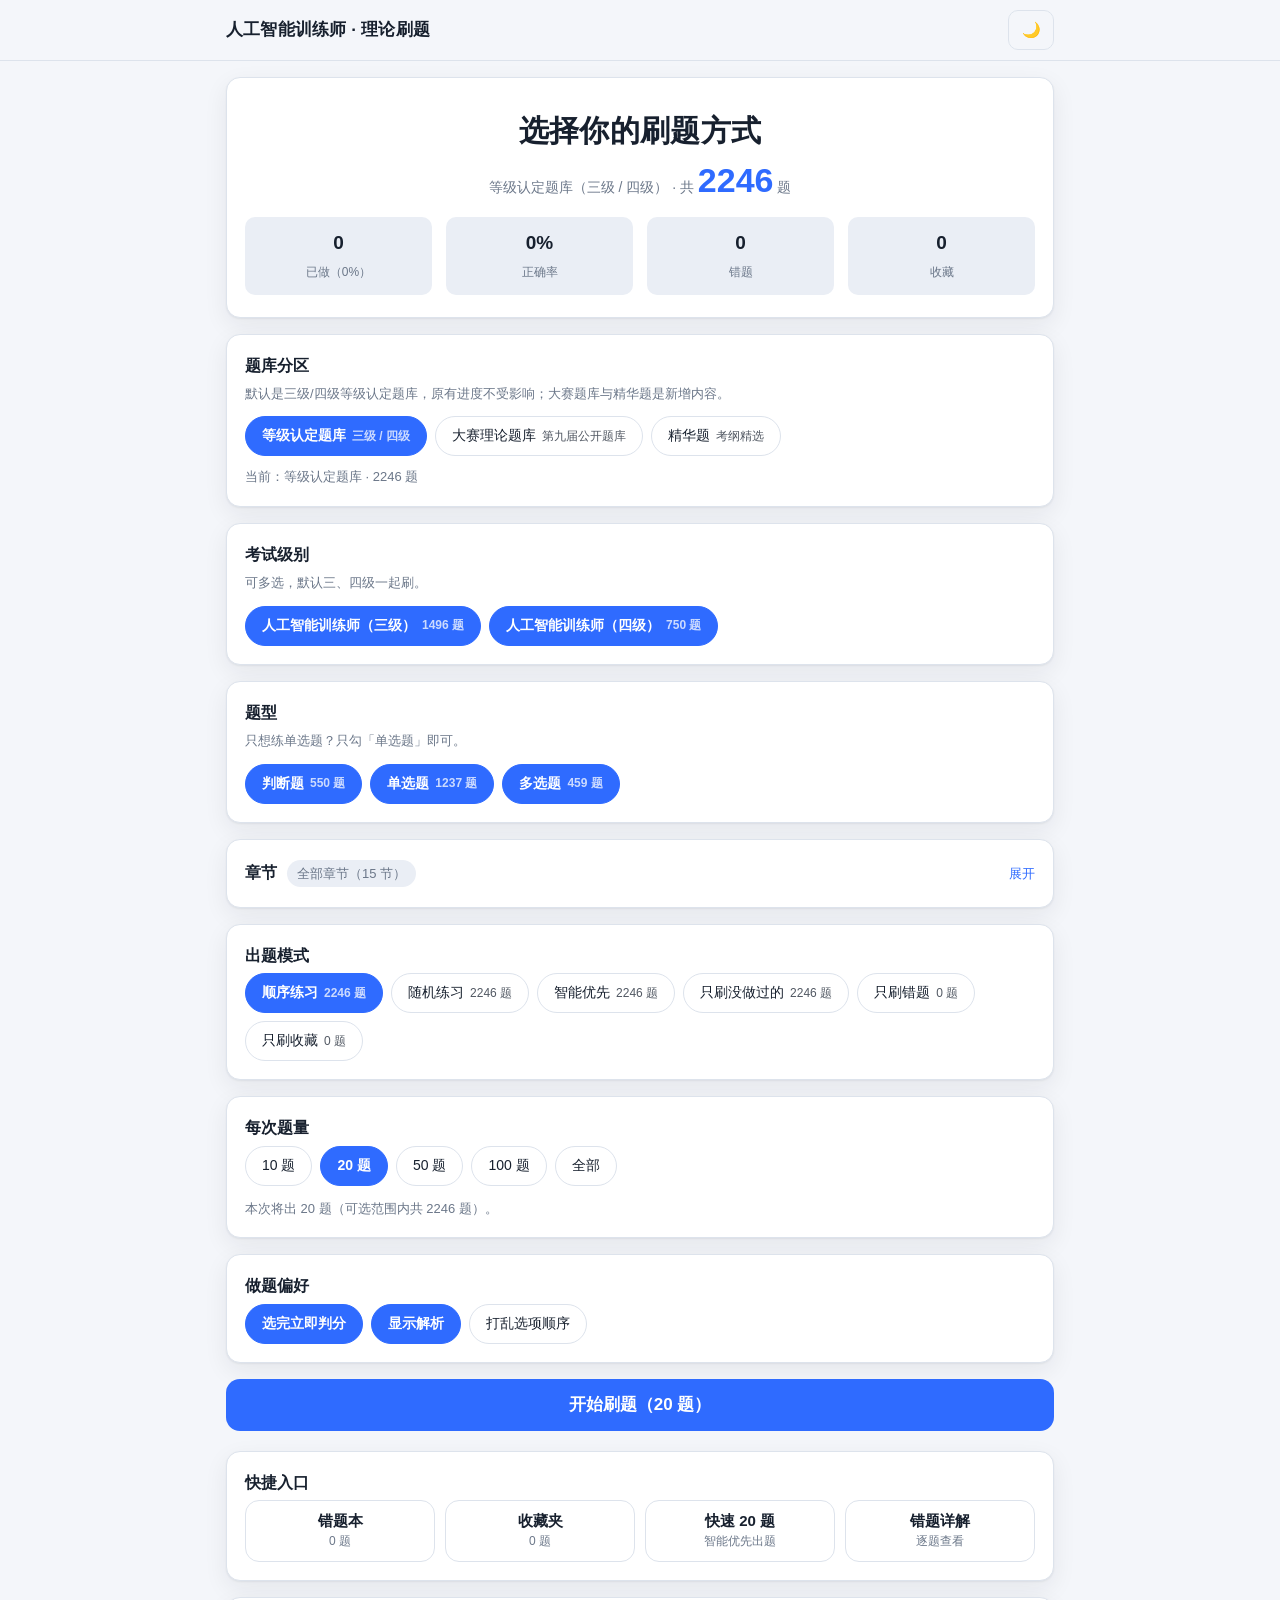
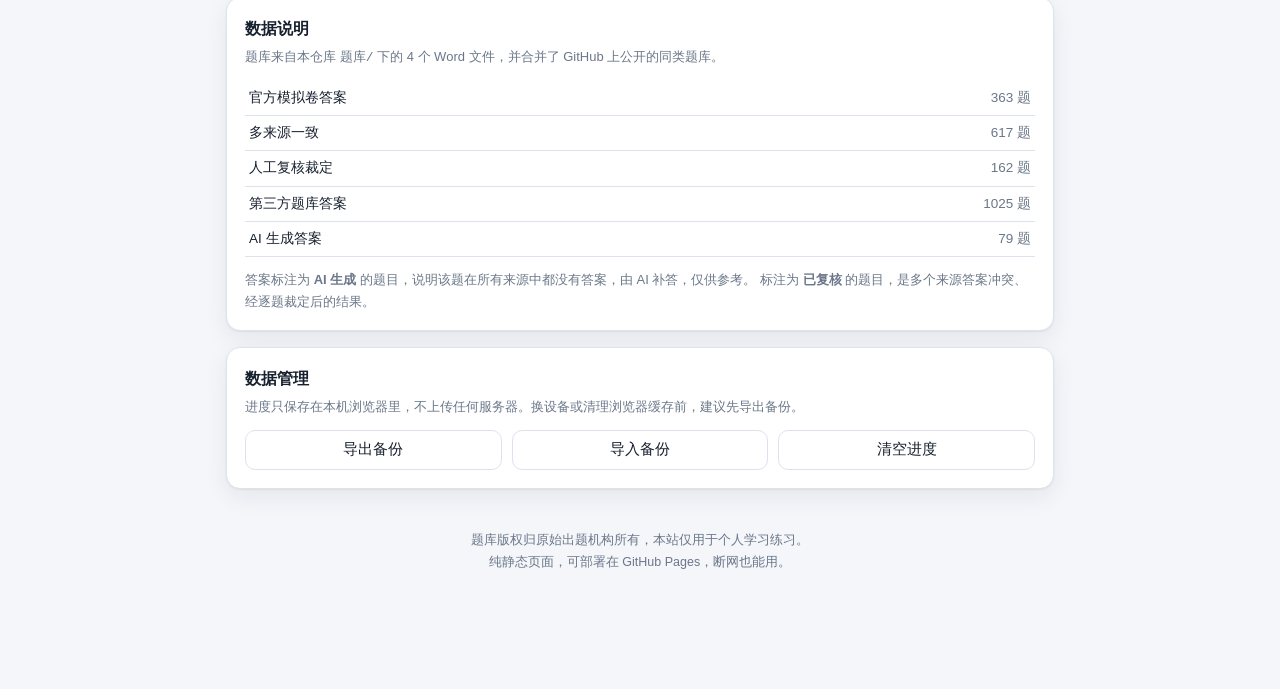
<file: index.html>
<!DOCTYPE html>
<html lang="zh-CN" data-theme="light">
<head>
<meta charset="utf-8">
<meta name="viewport" content="width=device-width, initial-scale=1, viewport-fit=cover">
<meta name="color-scheme" content="light dark">
<meta name="description" content="人工智能训练师（三级/四级）理论知识刷题，支持随机/顺序/错题/收藏/按题型练习，免登录、可离线。">
<title>人工智能训练师 理论刷题</title>
<link rel="icon" href="data:image/svg+xml,<svg xmlns='http://www.w3.org/2000/svg' viewBox='0 0 100 100'><text y='.9em' font-size='90'>🧠</text></svg>">
<link rel="stylesheet" href="assets/css/style.css">
</head>
<body>

<header class="topbar">
  <div class="topbar-inner">
    <h1>人工智能训练师 · 理论刷题</h1>
    <span class="spacer"></span>
    <button class="icon-btn ghost" data-theme-toggle title="切换深色模式">🌙</button>
  </div>
</header>

<div class="wrap">

  <section class="card hero">
    <h1>选择你的刷题方式</h1>
    <p><span id="setTitle">三级 + 四级 理论知识</span> · 共 <span class="big" id="totalNum">—</span> 题</p>
    <div class="stat-row" id="statRow">
      <div class="stat"><b>—</b><span>已做</span></div>
      <div class="stat"><b>—</b><span>正确率</span></div>
      <div class="stat"><b>—</b><span>错题</span></div>
      <div class="stat"><b>—</b><span>收藏</span></div>
    </div>
  </section>

  <section class="card">
    <h2>题库分区</h2>
    <p class="hint">默认是三级/四级等级认定题库，原有进度不受影响；大赛题库与精华题是新增内容。</p>
    <div class="chips" id="setChips"></div>
    <p class="hint" id="setHint" style="margin:10px 0 0"></p>
  </section>

  <div class="card" id="resumeCard" hidden>
    <div class="btn-row">
      <button class="icon-btn" id="resumeBtn" style="flex:2">继续上次练习</button>
      <button class="icon-btn ghost" id="dropResumeBtn">放弃</button>
    </div>
    <p class="hint" id="resumeHint" style="margin:10px 0 0"></p>
  </div>

  <section class="card">
    <h2>考试级别</h2>
    <p class="hint">可多选，默认三、四级一起刷。</p>
    <div class="chips" id="levelChips"></div>
  </section>

  <section class="card">
    <h2>题型</h2>
    <p class="hint">只想练单选题？只勾「单选题」即可。</p>
    <div class="chips" id="typeChips"></div>
  </section>

  <section class="card">
    <details id="secDetails">
      <summary>
        <span class="sum-title">章节</span>
        <span class="sum-state" id="secState">全部章节</span>
      </summary>
      <p class="hint" style="margin-top:12px">按官方《认定要素细目表》划分，点章名可整章选中/取消。</p>
      <div class="chips" id="secActions" style="margin-bottom:14px">
        <button class="icon-btn" id="secAll">全选</button>
        <button class="icon-btn" id="secNone">清空</button>
      </div>
      <div id="secGroups"></div>
    </details>
  </section>

  <section class="card">
    <h2>出题模式</h2>
    <div class="chips" id="modeChips"></div>
  </section>

  <section class="card">
    <h2>每次题量</h2>
    <div class="chips" id="countChips"></div>
    <p class="hint" id="poolHint" style="margin:12px 0 0"></p>
  </section>

  <section class="card">
    <h2>做题偏好</h2>
    <div class="field" style="margin-bottom:0">
      <div class="chips" id="prefChips">
        <button class="chip" data-pref="instant" aria-pressed="true">选完立即判分</button>
        <button class="chip" data-pref="showExp" aria-pressed="true">显示解析</button>
        <button class="chip" data-pref="shuffleOpts" aria-pressed="false">打乱选项顺序</button>
      </div>
    </div>
  </section>

  <button class="btn-primary" id="startBtn" disabled>开始刷题</button>

  <section class="card" style="margin-top:20px">
    <h2>快捷入口</h2>
    <div class="quick">
      <button data-go="practice.html?mode=wrong"><b>错题本</b><span id="qWrong">—</span></button>
      <button data-go="practice.html?mode=fav"><b>收藏夹</b><span id="qFav">—</span></button>
      <button data-go="practice.html?mode=weak&amp;count=20"><b>快速 20 题</b><span>智能优先出题</span></button>
      <button data-go="wrong.html"><b>错题详解</b><span>逐题查看</span></button>
    </div>
  </section>

  <section class="card">
    <h2>数据说明</h2>
    <p class="hint">题库来自本仓库 <code>题库/</code> 下的 4 个 Word 文件，并合并了 GitHub 上公开的同类题库。</p>
    <table class="src-table" id="srcTable"></table>
    <p class="hint" style="margin:12px 0 0">
      答案标注为 <b>AI 生成</b> 的题目，说明该题在所有来源中都没有答案，由 AI 补答，仅供参考。
      标注为 <b>已复核</b> 的题目，是多个来源答案冲突、经逐题裁定后的结果。
    </p>
  </section>

  <section class="card">
    <h2>数据管理</h2>
    <p class="hint">进度只保存在本机浏览器里，不上传任何服务器。换设备或清理浏览器缓存前，建议先导出备份。</p>
    <div class="btn-row">
      <button class="icon-btn" id="exportBtn">导出备份</button>
      <button class="icon-btn" id="importBtn">导入备份</button>
      <button class="icon-btn" id="resetBtn">清空进度</button>
    </div>
    <input type="file" id="importFile" accept="application/json,.json" hidden>
  </section>

  <p class="foot-note">
    题库版权归原始出题机构所有，本站仅用于个人学习练习。<br>
    纯静态页面，可部署在 GitHub Pages，断网也能用。
  </p>

</div>

<script src="assets/js/store.js"></script>
<script src="assets/js/ui.js"></script>
<script src="assets/js/bank.js"></script>
<script src="assets/js/home.js"></script>
</body>
</html>
</file>
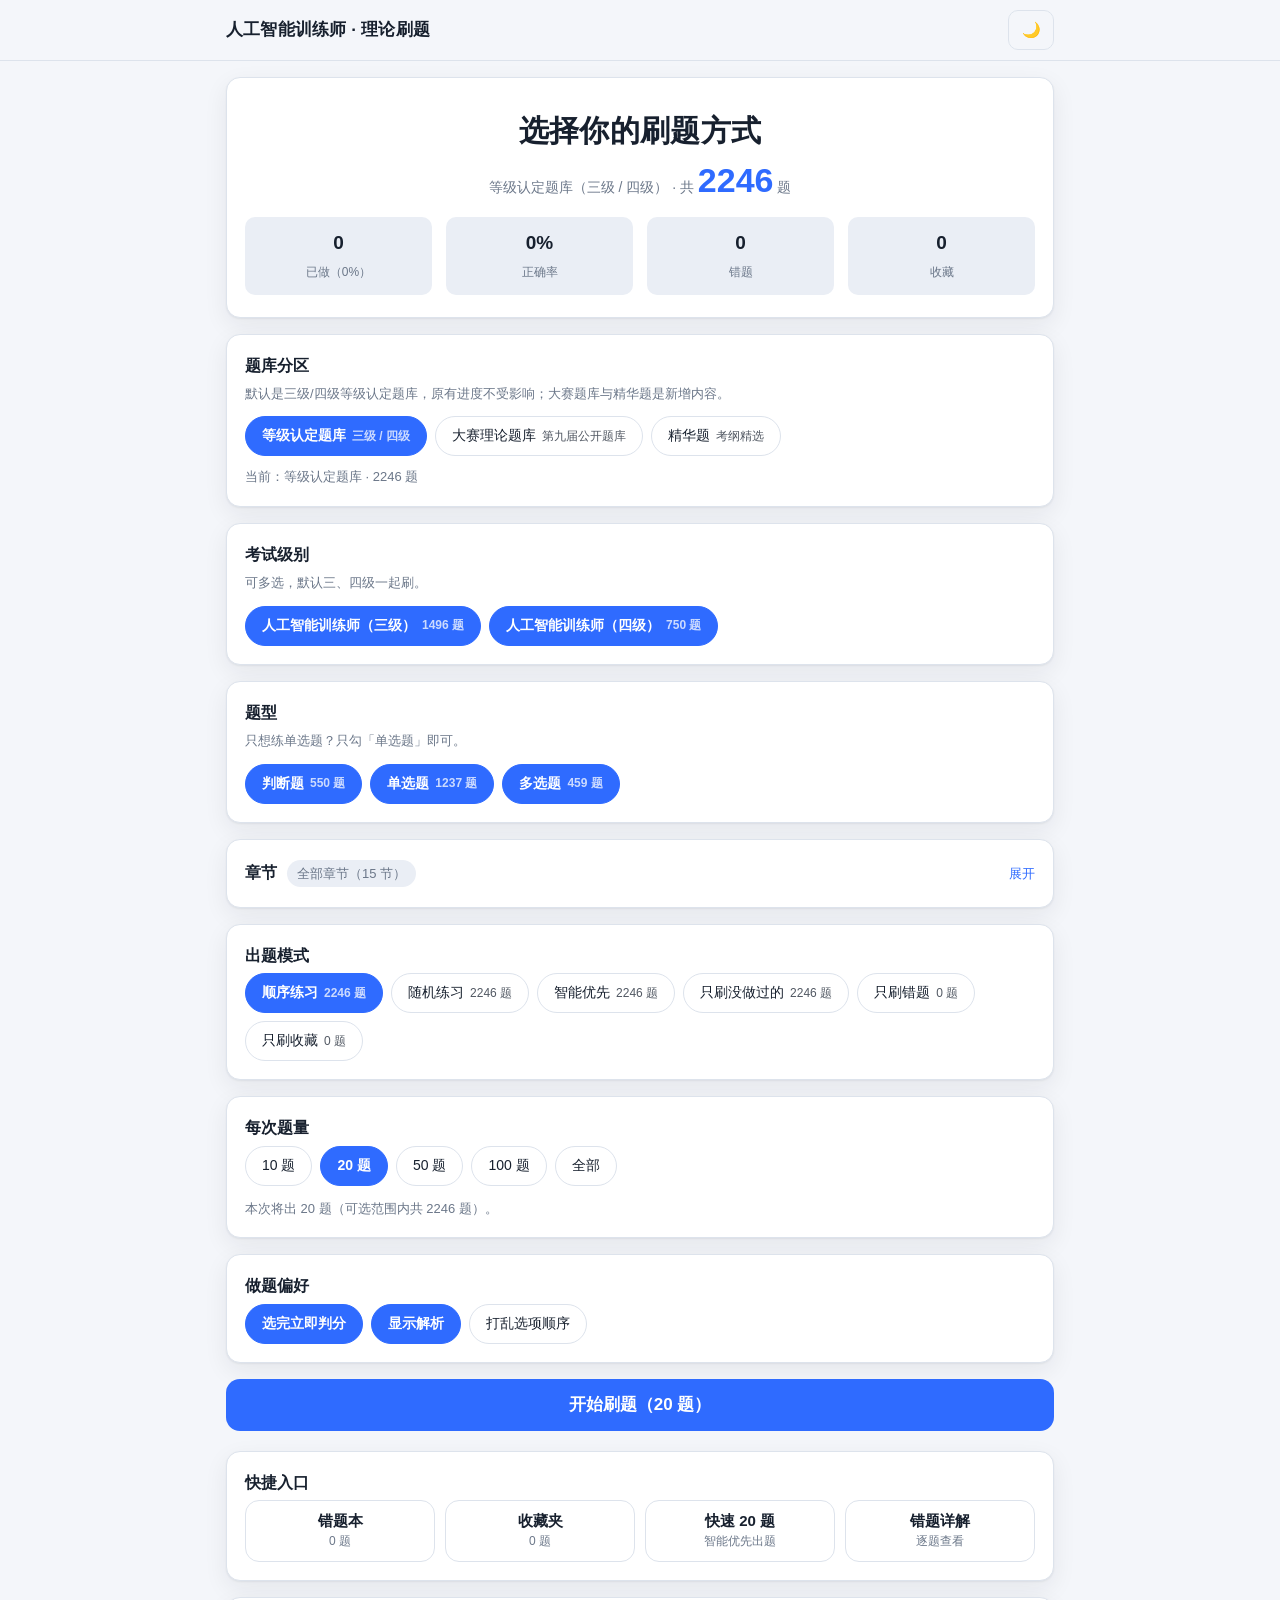
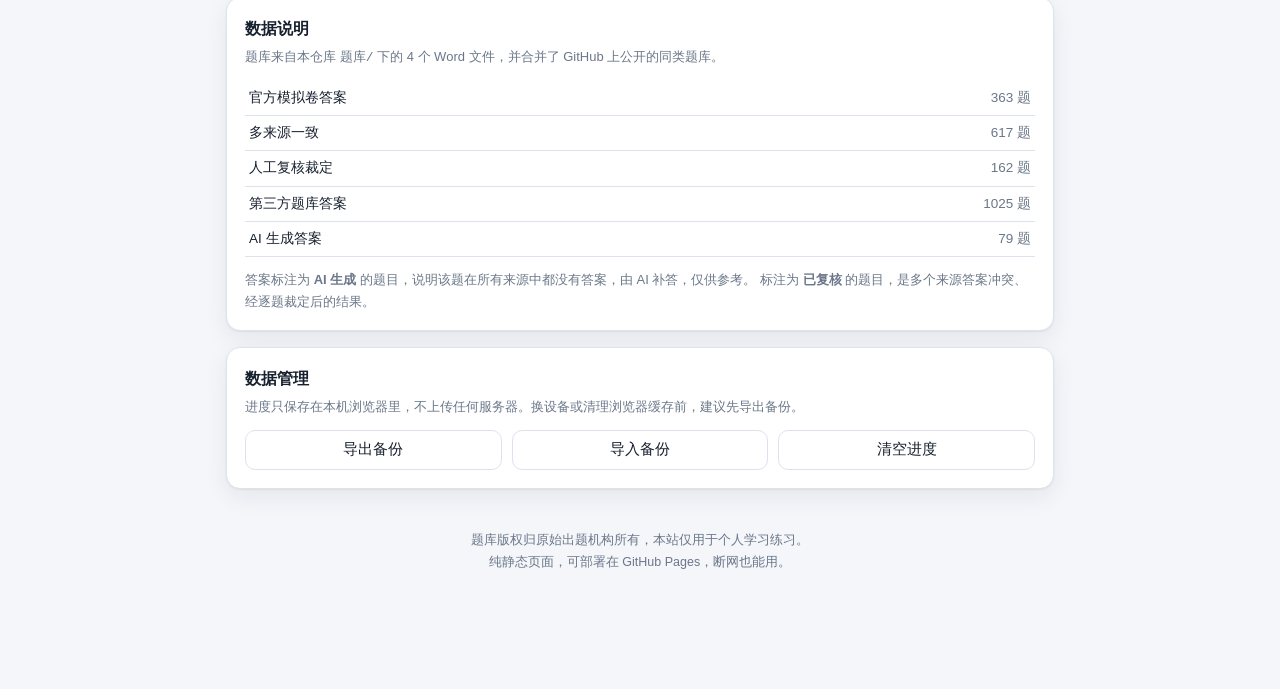
<file: practice.html>
<!DOCTYPE html>
<html lang="zh-CN" data-theme="light">
<head>
<meta charset="utf-8">
<meta name="viewport" content="width=device-width, initial-scale=1, viewport-fit=cover">
<meta name="color-scheme" content="light dark">
<title>刷题 · 人工智能训练师</title>
<link rel="icon" href="data:image/svg+xml,<svg xmlns='http://www.w3.org/2000/svg' viewBox='0 0 100 100'><text y='.9em' font-size='90'>🧠</text></svg>">
<link rel="stylesheet" href="assets/css/style.css">
</head>
<body>

<header class="topbar">
  <div class="topbar-inner">
    <button class="icon-btn ghost" id="backBtn" title="返回首页">←</button>
    <h1 id="barTitle">刷题</h1>
    <span class="spacer"></span>
    <button class="icon-btn ghost" id="favBtn" title="收藏本题">☆</button>
    <button class="icon-btn ghost" id="sheetBtn" title="答题卡">答题卡</button>
  </div>
</header>

<div class="wrap" id="quizWrap">
  <div class="quiz-head">
    <span id="posText">—</span>
    <span class="spacer" style="flex:1"></span>
    <span id="accText"></span>
    <span id="timerText">00:00</span>
  </div>
  <div class="progress"><i id="bar"></i></div>

  <div class="card" id="qcard">
    <div class="qmeta" id="qmeta"></div>
    <div class="stem" id="stem"></div>
    <div class="options" id="options"></div>
    <div id="feedback"></div>
  </div>
</div>

<div class="wrap" id="resultWrap" hidden>
  <div class="card result">
    <div class="score" id="scoreNum">0%</div>
    <p class="hint" id="scoreText" style="margin-top:8px"></p>
    <div class="kv">
      <div><b id="rRight">0</b><span>答对</span></div>
      <div><b id="rWrong">0</b><span>答错</span></div>
      <div><b id="rTime">00:00</b><span>用时</span></div>
    </div>
    <div class="btn-row">
      <button class="icon-btn" id="againWrong">重做错题</button>
      <button class="icon-btn" id="againAll">再做一遍</button>
      <button class="icon-btn ghost" id="goHome">返回首页</button>
    </div>
  </div>
  <div class="card">
    <h2>本次错题</h2>
    <div class="list" id="wrongList"></div>
  </div>
</div>

<div class="qfoot" id="qfoot">
  <div class="qfoot-inner">
    <button id="prevBtn">上一题</button>
    <button id="submitBtn" class="primary" hidden>提交答案</button>
    <button id="nextBtn" class="primary">下一题</button>
  </div>
</div>

<div class="sheet" id="sheet">
  <div class="sheet-body">
    <h3>答题卡（点题号可跳转）</h3>
    <div class="grid-nums" id="gridNums"></div>
    <div style="margin-top:16px" class="btn-row">
      <button class="icon-btn" id="finishBtn">交卷并查看成绩</button>
      <button class="icon-btn ghost" id="closeSheet">关闭</button>
    </div>
  </div>
</div>

<script src="assets/js/store.js"></script>
<script src="assets/js/ui.js"></script>
<script src="assets/js/bank.js"></script>
<script src="assets/js/practice.js"></script>
</body>
</html>
</file>
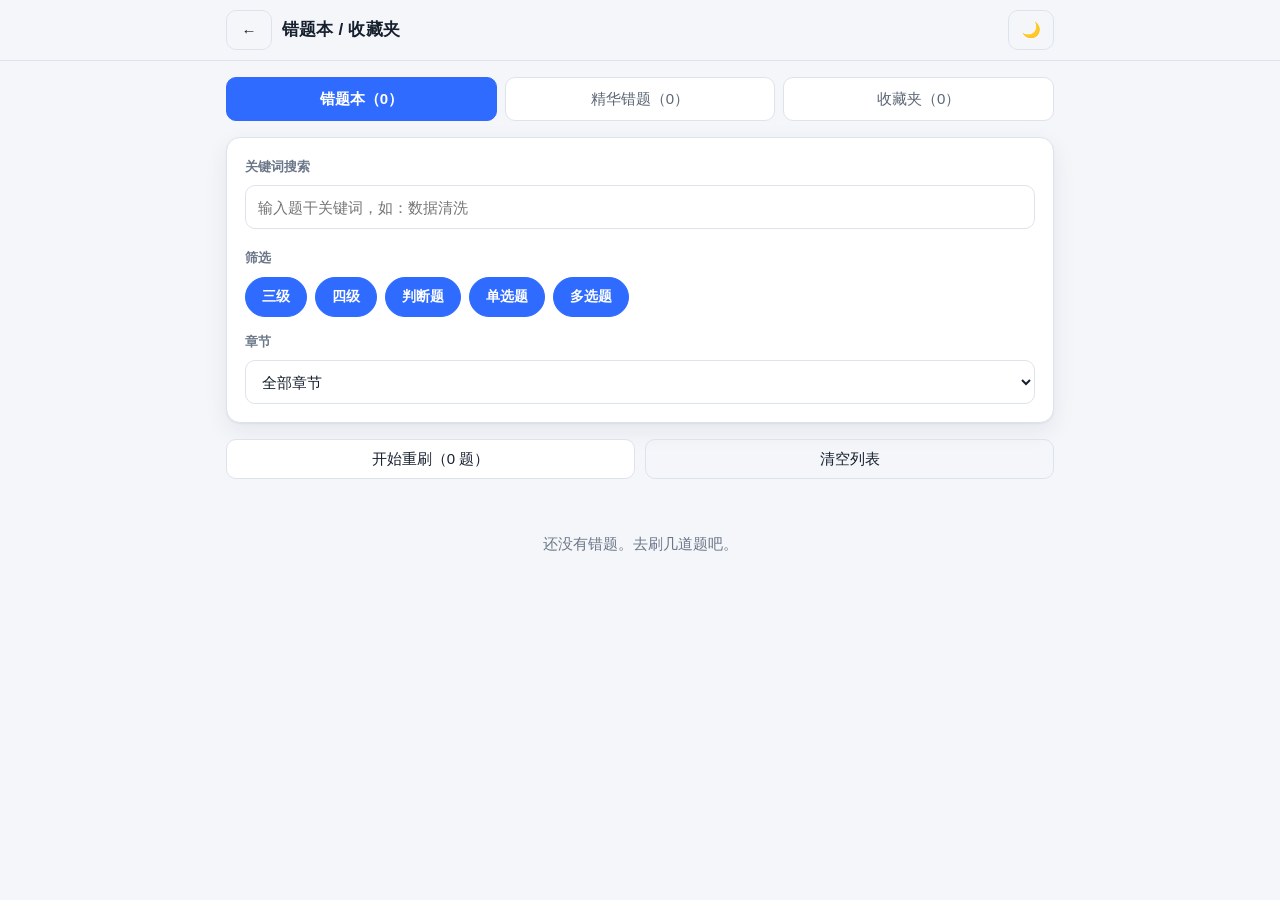
<file: wrong.html>
<!DOCTYPE html>
<html lang="zh-CN" data-theme="light">
<head>
<meta charset="utf-8">
<meta name="viewport" content="width=device-width, initial-scale=1, viewport-fit=cover">
<meta name="color-scheme" content="light dark">
<title>错题本 · 人工智能训练师</title>
<link rel="icon" href="data:image/svg+xml,<svg xmlns='http://www.w3.org/2000/svg' viewBox='0 0 100 100'><text y='.9em' font-size='90'>🧠</text></svg>">
<link rel="stylesheet" href="assets/css/style.css">
</head>
<body>

<header class="topbar">
  <div class="topbar-inner">
    <button class="icon-btn ghost" onclick="location.href='index.html'">←</button>
    <h1>错题本 / 收藏夹</h1>
    <span class="spacer"></span>
    <button class="icon-btn ghost" data-theme-toggle title="切换深色模式">🌙</button>
  </div>
</header>

<div class="wrap">
  <div class="tabs">
    <button id="tabWrong" aria-selected="true">错题本（0）</button>
    <button id="tabEss" aria-selected="false">精华错题（0）</button>
    <button id="tabFav" aria-selected="false">收藏夹（0）</button>
  </div>

  <section class="card">
    <div class="field">
      <label class="title">关键词搜索</label>
      <input id="search" type="search" placeholder="输入题干关键词，如：数据清洗"
        style="width:100%;min-height:44px;padding:10px 12px;border-radius:10px;border:1px solid var(--line);background:var(--bg-soft);color:var(--text);font-size:15px;font-family:inherit">
    </div>
    <div class="field" style="margin-bottom:0">
      <label class="title">筛选</label>
      <div class="chips" id="filters"></div>
    </div>
    <div class="field" style="margin:14px 0 0">
      <label class="title" for="secSelect">章节</label>
      <select id="secSelect"
        style="width:100%;min-height:44px;padding:10px 12px;border-radius:10px;border:1px solid var(--line);background:var(--bg-soft);color:var(--text);font-size:15px;font-family:inherit">
        <option value="">全部章节</option>
      </select>
    </div>
  </section>

  <div class="btn-row" style="margin:4px 0 14px">
    <button class="icon-btn" id="practiceBtn">开始重刷（0 题）</button>
    <button class="icon-btn ghost" id="clearBtn">清空列表</button>
  </div>

  <div class="list" id="list"></div>
</div>

<script src="assets/js/store.js"></script>
<script src="assets/js/ui.js"></script>
<script src="assets/js/bank.js"></script>
<script src="assets/js/wrong.js"></script>
</body>
</html>
</file>
<file: assets/css/style.css>
/* ==========================================================================
   人工智能训练师 理论刷题 —— 样式表
   手机优先，桌面端自动放宽
   ========================================================================== */

:root {
  --bg: #f4f6fa;
  --bg-soft: #ffffff;
  --bg-sunken: #eaeef5;
  --text: #17202e;
  --text-soft: #5b6675;
  --text-dim: #6b7789;
  --line: #dde3ec;
  --brand: #2f6bff;
  --brand-soft: #e8efff;
  --ok: #12a05c;
  --ok-soft: #e3f6ec;
  --bad: #e5484d;
  --bad-soft: #fdeaea;
  --warn: #c07a00;
  --warn-soft: #fdf3e0;
  --shadow: 0 1px 2px rgba(23, 32, 46, .06), 0 8px 24px rgba(23, 32, 46, .07);
  --radius: 14px;
  --radius-sm: 10px;
  --tap: 46px;
}

[data-theme="dark"] {
  --bg: #10151d;
  --bg-soft: #182029;
  --bg-sunken: #202a36;
  --text: #e9eef6;
  --text-soft: #aab6c6;
  --text-dim: #8b97a8;
  --line: #2a3542;
  --brand: #6c94ff;
  --brand-soft: #1d2a44;
  --ok: #37c07f;
  --ok-soft: #16301f;
  --bad: #ff6b70;
  --bad-soft: #341b1d;
  --warn: #e0a63c;
  --warn-soft: #33280f;
  --shadow: 0 1px 2px rgba(0, 0, 0, .4), 0 8px 24px rgba(0, 0, 0, .35);
}

* { box-sizing: border-box; }

html { -webkit-text-size-adjust: 100%; }

body {
  margin: 0;
  background: var(--bg);
  color: var(--text);
  overflow-x: hidden;
  font-family: -apple-system, BlinkMacSystemFont, "PingFang SC", "Hiragino Sans GB",
    "Microsoft YaHei", "Segoe UI", Roboto, "Helvetica Neue", sans-serif;
  font-size: 16px;
  line-height: 1.65;
  -webkit-font-smoothing: antialiased;
}

a { color: var(--brand); text-decoration: none; }

.wrap { width: 100%; max-width: 860px; margin: 0 auto; padding: 0 16px 96px; }

/* ---------------------------------------------------------------- 顶栏 */
.topbar {
  position: sticky;
  top: 0;
  z-index: 30;
  background: color-mix(in srgb, var(--bg) 88%, transparent);
  backdrop-filter: saturate(1.6) blur(10px);
  border-bottom: 1px solid var(--line);
}

.topbar-inner {
  max-width: 860px;
  margin: 0 auto;
  padding: 10px 16px;
  display: flex;
  align-items: center;
  gap: 10px;
  min-height: 56px;
}

.topbar h1 {
  font-size: 17px;
  margin: 0;
  font-weight: 650;
  letter-spacing: .2px;
  min-width: 0;
  overflow: hidden;
  text-overflow: ellipsis;
  white-space: nowrap;
}
.topbar .spacer { flex: 1 1 0; min-width: 0; }
.topbar .icon-btn { flex: 0 0 auto; }

.icon-btn {
  border: 1px solid var(--line);
  background: var(--bg-soft);
  color: var(--text);
  border-radius: var(--radius-sm);
  min-width: var(--tap);
  height: 40px;
  padding: 0 12px;
  font-size: 15px;
  cursor: pointer;
  display: inline-flex;
  align-items: center;
  justify-content: center;
  gap: 6px;
  transition: background .15s, border-color .15s, transform .08s;
}

.icon-btn:hover { border-color: var(--brand); }
.icon-btn:active { transform: scale(.97); }
.icon-btn.ghost { background: transparent; }

/* ---------------------------------------------------------------- 卡片 */
.card {
  background: var(--bg-soft);
  border: 1px solid var(--line);
  border-radius: var(--radius);
  box-shadow: var(--shadow);
  padding: 18px;
  margin: 16px 0;
}

.card h2 { font-size: 16px; margin: 0 0 4px; font-weight: 650; }
.card .hint { color: var(--text-dim); font-size: 13px; margin: 0 0 12px; }

.hero { text-align: center; padding: 28px 18px 22px; }
.hero h1 { font-size: 25px; margin: 0 0 6px; letter-spacing: .3px; }
.hero p { margin: 0; color: var(--text-dim); font-size: 14px; }
.hero .big { font-size: 34px; font-weight: 700; color: var(--brand); line-height: 1.1; }

.stat-row {
  display: grid;
  grid-template-columns: repeat(4, 1fr);
  gap: 10px;
  margin-top: 18px;
}

.stat-row .stat {
  background: var(--bg-sunken);
  border-radius: var(--radius-sm);
  padding: 10px 6px;
}

.stat b { display: block; font-size: 19px; font-weight: 680; }
.stat span { font-size: 12px; color: var(--text-dim); }

/* ---------------------------------------------------------------- 选项组 */
.field { margin-bottom: 18px; }
.field > label.title {
  display: block;
  font-size: 13px;
  font-weight: 600;
  color: var(--text-dim);
  margin-bottom: 8px;
}

.chips { display: flex; flex-wrap: wrap; gap: 8px; }

.chip {
  border: 1px solid var(--line);
  background: var(--bg-soft);
  color: var(--text);
  border-radius: 999px;
  padding: 9px 16px;
  font-size: 14px;
  cursor: pointer;
  user-select: none;
  transition: all .15s;
  min-height: 40px;
  display: inline-flex;
  align-items: center;
  gap: 6px;
}

.chip[aria-pressed="true"] {
  background: var(--brand);
  border-color: var(--brand);
  color: #fff;
  font-weight: 600;
}

.chip small { opacity: .75; font-size: 12px; }

.btn-primary {
  width: 100%;
  min-height: 52px;
  border: none;
  border-radius: var(--radius);
  background: var(--brand);
  color: #fff;
  font-size: 17px;
  font-weight: 650;
  cursor: pointer;
  transition: filter .15s, transform .08s;
}

.btn-primary:hover { filter: brightness(1.06); }
.btn-primary:active { transform: scale(.99); }
.btn-primary:disabled { opacity: .45; cursor: not-allowed; }

.btn-row { display: flex; gap: 10px; flex-wrap: wrap; }
.btn-row > * { flex: 1 1 140px; }

.quick {
  display: grid;
  grid-template-columns: repeat(2, 1fr);
  gap: 10px;
}

.quick button {
  min-height: 62px;
  border: 1px solid var(--line);
  background: var(--bg-soft);
  border-radius: var(--radius);
  color: var(--text);
  font-size: 15px;
  cursor: pointer;
  display: flex;
  flex-direction: column;
  align-items: center;
  justify-content: center;
  gap: 2px;
  transition: border-color .15s, transform .08s;
}

.quick button:hover { border-color: var(--brand); }
.quick button:active { transform: scale(.98); }
.quick button b { font-weight: 620; }
.quick button span { font-size: 12px; color: var(--text-dim); }

/* ---------------------------------------------------------------- 答题页 */
.quiz-head {
  display: flex;
  align-items: center;
  gap: 10px;
  font-size: 13px;
  color: var(--text-dim);
  padding: 12px 0 4px;
}

.progress {
  height: 6px;
  background: var(--bg-sunken);
  border-radius: 999px;
  overflow: hidden;
  margin: 6px 0 16px;
}

.progress i {
  display: block;
  height: 100%;
  background: var(--brand);
  width: 0;
  transition: width .25s;
}

.qmeta { display: flex; flex-wrap: wrap; gap: 8px; align-items: center; margin-bottom: 10px; }

.tag {
  font-size: 12px;
  padding: 3px 9px;
  border-radius: 999px;
  background: var(--bg-sunken);
  color: var(--text-soft);
  white-space: nowrap;
}

.tag.lv3 { background: #e8f1ff; color: #1d5bd8; }
.tag.lv4 { background: #f0e9ff; color: #6a3fd0; }
[data-theme="dark"] .tag.lv3 { background: #1b2a45; color: #8fb4ff; }
[data-theme="dark"] .tag.lv4 { background: #2a2244; color: #c0a6ff; }

.src-official { background: var(--ok-soft); color: var(--ok); }
.src-consensus { background: var(--brand-soft); color: var(--brand); }
.src-referenced { background: var(--bg-sunken); color: var(--text-soft); }
.src-reviewed { background: #f0e9ff; color: #6a3fd0; }
.src-ai { background: var(--warn-soft); color: var(--warn); }
[data-theme="dark"] .src-reviewed { background: #2a2244; color: #c0a6ff; }

.stem {
  font-size: 17px;
  line-height: 1.7;
  font-weight: 550;
  margin: 4px 0 18px;
  word-break: break-word;
}

.options { display: flex; flex-direction: column; gap: 10px; }

.opt {
  display: flex;
  align-items: flex-start;
  gap: 12px;
  width: 100%;
  text-align: left;
  padding: 14px 15px;
  min-height: var(--tap);
  border: 1.5px solid var(--line);
  border-radius: var(--radius-sm);
  background: var(--bg-soft);
  color: var(--text);
  font-size: 16px;
  line-height: 1.55;
  cursor: pointer;
  transition: border-color .15s, background .15s, transform .06s;
  font-family: inherit;
}

.opt:hover:not(.locked) { border-color: var(--brand); }
.opt:active:not(.locked) { transform: scale(.995); }

.opt .key {
  flex: 0 0 26px;
  height: 26px;
  border-radius: 8px;
  background: var(--bg-sunken);
  color: var(--text-soft);
  font-size: 14px;
  font-weight: 650;
  display: inline-flex;
  align-items: center;
  justify-content: center;
  margin-top: 1px;
}

.opt .txt { flex: 1; word-break: break-word; }

.opt.chosen { border-color: var(--brand); background: var(--brand-soft); }
.opt.chosen .key { background: var(--brand); color: #fff; }

.opt.correct { border-color: var(--ok); background: var(--ok-soft); }
.opt.correct .key { background: var(--ok); color: #fff; }

.opt.wrong { border-color: var(--bad); background: var(--bad-soft); }
.opt.wrong .key { background: var(--bad); color: #fff; }

.opt.locked { cursor: default; }

.feedback { margin-top: 16px; border-radius: var(--radius-sm); padding: 14px 15px; border: 1px solid var(--line); }
.feedback.ok { background: var(--ok-soft); border-color: color-mix(in srgb, var(--ok) 35%, transparent); }
.feedback.bad { background: var(--bad-soft); border-color: color-mix(in srgb, var(--bad) 35%, transparent); }
.feedback .verdict { font-weight: 680; font-size: 15px; margin-bottom: 6px; }
.feedback .verdict.ok { color: var(--ok); }
.feedback .verdict.bad { color: var(--bad); }
.feedback .ansline { font-size: 14px; margin-bottom: 8px; }
.feedback .exp { font-size: 14.5px; color: var(--text-soft); white-space: pre-wrap; }
.feedback .srcnote { font-size: 12.5px; color: var(--text-dim); margin-top: 10px; }

.qfoot {
  position: fixed;
  left: 0; right: 0; bottom: 0;
  z-index: 25;
  background: color-mix(in srgb, var(--bg) 92%, transparent);
  backdrop-filter: blur(10px);
  border-top: 1px solid var(--line);
  padding: 10px 16px calc(10px + env(safe-area-inset-bottom));
}

.qfoot-inner {
  max-width: 860px;
  margin: 0 auto;
  display: flex;
  gap: 10px;
  align-items: center;
}

.qfoot button {
  flex: 1;
  min-height: var(--tap);
  border-radius: var(--radius-sm);
  border: 1px solid var(--line);
  background: var(--bg-soft);
  color: var(--text);
  font-size: 15px;
  font-family: inherit;
  cursor: pointer;
}

.qfoot button.primary { background: var(--brand); border-color: var(--brand); color: #fff; font-weight: 620; }
.qfoot button:disabled { opacity: .4; }

/* ---------------------------------------------------------------- 答题卡 */
.sheet-btn { position: relative; }

.sheet {
  position: fixed;
  inset: 0;
  z-index: 40;
  background: rgba(10, 14, 20, .45);
  display: none;
  align-items: flex-end;
}

.sheet.open { display: flex; }

.sheet-body {
  background: var(--bg-soft);
  width: 100%;
  max-height: 72vh;
  border-radius: 18px 18px 0 0;
  padding: 18px 16px calc(18px + env(safe-area-inset-bottom));
  overflow: auto;
}

.sheet-body h3 { margin: 0 0 12px; font-size: 15px; }

.grid-nums { display: grid; grid-template-columns: repeat(auto-fill, minmax(46px, 1fr)); gap: 8px; }

.grid-nums button {
  min-height: 40px;
  border-radius: 9px;
  border: 1px solid var(--line);
  background: var(--bg-soft);
  color: var(--text);
  font-size: 14px;
  cursor: pointer;
}

.grid-nums button.ok { background: var(--ok-soft); border-color: var(--ok); color: var(--ok); }
.grid-nums button.bad { background: var(--bad-soft); border-color: var(--bad); color: var(--bad); }
.grid-nums button.done { background: var(--brand-soft); border-color: var(--brand); color: var(--brand); }
.grid-nums button.cur { outline: 2px solid var(--brand); outline-offset: 1px; }

/* ---------------------------------------------------------------- 列表页 */
.tabs { display: flex; gap: 8px; margin: 16px 0 8px; }

.tabs button {
  flex: 1;
  min-height: 44px;
  border: 1px solid var(--line);
  border-radius: var(--radius-sm);
  background: var(--bg-soft);
  color: var(--text-soft);
  font-size: 15px;
  cursor: pointer;
  font-family: inherit;
}

.tabs button[aria-selected="true"] { background: var(--brand); border-color: var(--brand); color: #fff; font-weight: 620; }

/* ---------------------------------------------------------------- 章节 */
details#secDetails > summary {
  display: flex;
  align-items: center;
  gap: 10px;
  cursor: pointer;
  list-style: none;
  padding: 2px 0;
}

details#secDetails > summary::-webkit-details-marker { display: none; }

details#secDetails > summary::after {
  content: '展开';
  margin-left: auto;
  color: var(--brand);
  font-size: 13px;
  font-weight: 500;
}

details#secDetails[open] > summary::after { content: '收起'; }

details#secDetails .sum-title { font-size: 16px; font-weight: 650; }

details#secDetails .sum-state {
  font-size: 13px;
  color: var(--text-dim);
  background: var(--bg-sunken);
  border-radius: 999px;
  padding: 3px 10px;
}

.sec-group .chip { padding: 8px 12px; font-size: 13.5px; min-height: 36px; }

.sec-group { margin-bottom: 14px; }
.sec-group:last-child { margin-bottom: 0; }

.sec-head {
  display: flex;
  align-items: center;
  gap: 8px;
  margin-bottom: 8px;
  font-size: 13.5px;
  font-weight: 600;
  color: var(--text-dim);
}

.sec-head button {
  border: none;
  background: none;
  color: var(--brand);
  font-size: 12.5px;
  cursor: pointer;
  padding: 2px 4px;
  font-family: inherit;
}

.sec-head .sec-count { margin-left: auto; font-weight: 400; color: var(--text-dim); font-size: 12.5px; }

.chip.dim { opacity: .45; }

.list { display: flex; flex-direction: column; gap: 10px; }

.list-item {
  background: var(--bg-soft);
  border: 1px solid var(--line);
  border-radius: var(--radius-sm);
  padding: 13px 14px;
}

.list-item .lt { font-size: 15px; line-height: 1.6; word-break: break-word; }
.list-item .lm { font-size: 12.5px; color: var(--text-dim); margin-top: 8px; display: flex; gap: 10px; flex-wrap: wrap; align-items: center; }
.list-item .lm b { font-weight: 600; }

.empty { text-align: center; color: var(--text-dim); padding: 40px 16px; font-size: 14.5px; }

.toast {
  position: fixed;
  left: 50%;
  bottom: 90px;
  transform: translateX(-50%) translateY(10px);
  background: rgba(20, 26, 34, .93);
  color: #fff;
  font-size: 14px;
  padding: 10px 18px;
  border-radius: 999px;
  opacity: 0;
  pointer-events: none;
  transition: opacity .2s, transform .2s;
  z-index: 60;
  max-width: 88vw;
  text-align: center;
}

.toast.show { opacity: 1; transform: translateX(-50%) translateY(0); }

.result { text-align: center; }
.result .score { font-size: 46px; font-weight: 720; line-height: 1.1; }
.result .score.ok { color: var(--ok); }
.result .score.bad { color: var(--bad); }

.kv { display: grid; grid-template-columns: repeat(3, 1fr); gap: 10px; margin: 18px 0; }
.kv div { background: var(--bg-sunken); border-radius: var(--radius-sm); padding: 10px; }
.kv b { display: block; font-size: 20px; }
.kv span { font-size: 12px; color: var(--text-dim); }

.foot-note { color: var(--text-dim); font-size: 12.5px; text-align: center; padding: 24px 8px 8px; line-height: 1.8; }

table.src-table { width: 100%; border-collapse: collapse; font-size: 13.5px; }
table.src-table td { padding: 6px 4px; border-bottom: 1px solid var(--line); }
table.src-table td:last-child { text-align: right; color: var(--text-dim); }

@media (min-width: 720px) {
  .hero h1 { font-size: 30px; }
  .quick { grid-template-columns: repeat(4, 1fr); }
  .stat-row { gap: 14px; }
}

@media (prefers-reduced-motion: reduce) {
  * { transition: none !important; }
}
</file>
